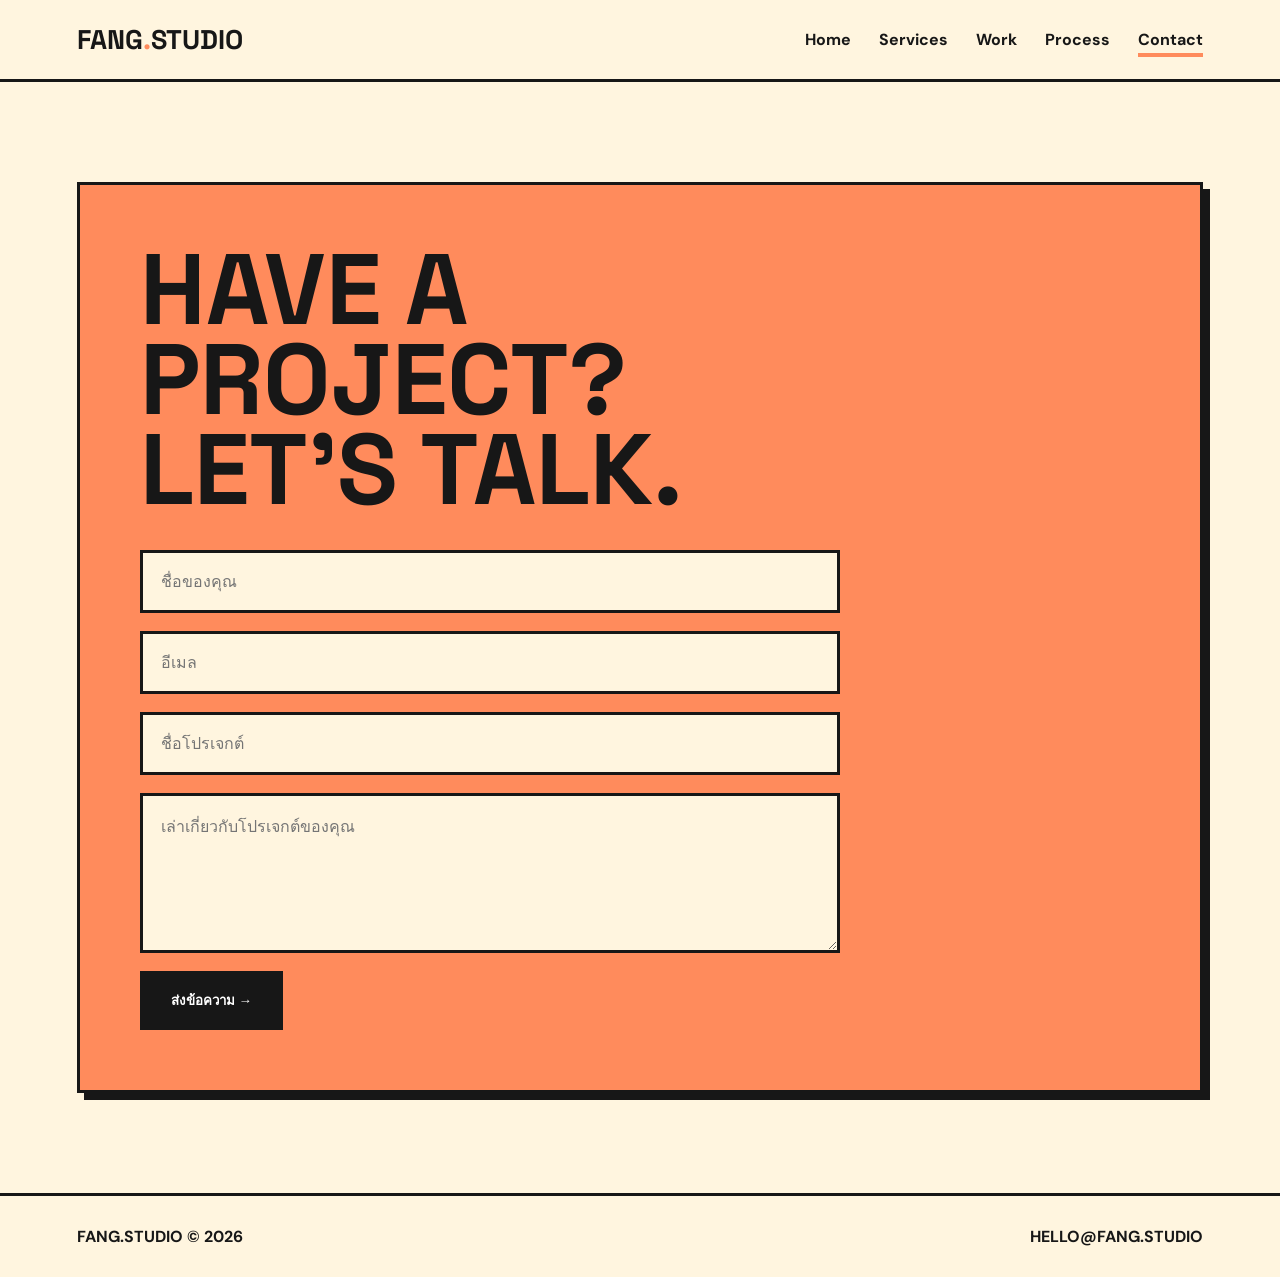
<file: contact.html>
<!DOCTYPE html>
<html lang="th">
<head>
  <meta charset="UTF-8">
  <meta name="viewport" content="width=device-width, initial-scale=1.0">
  <title>Contact — Fang Studio</title>
  <link rel="stylesheet" href="style.css">
</head>

<body>

<nav class="navbar">
  <a href="index.html" class="logo">FANG<span>.</span>STUDIO</a>

  <ul class="nav-links">
    <li><a href="index.html">Home</a></li>
    <li><a href="services.html">Services</a></li>
    <li><a href="work.html">Work</a></li>
    <li><a href="process.html">Process</a></li>
    <li><a href="contact.html" class="active">Contact</a></li>
  </ul>
</nav>

<section class="section">

  <div class="contact-box fade-up">

    <h1>
      HAVE A<br>
      PROJECT?<br>
      LET'S TALK.
    </h1>

    <form class="contact-form">

      <input type="text" placeholder="ชื่อของคุณ" required>

      <input type="email" placeholder="อีเมล" required>

      <input type="text" placeholder="ชื่อโปรเจกต์">

      <textarea placeholder="เล่าเกี่ยวกับโปรเจกต์ของคุณ"></textarea>

      <button type="submit" class="btn">
        ส่งข้อความ →
      </button>

    </form>

  </div>

</section>

<footer>
  <div>FANG.STUDIO © <span id="year"></span></div>
  <div>HELLO@FANG.STUDIO</div>
</footer>

<script src="script.js"></script>
</body>
</html>
</file>
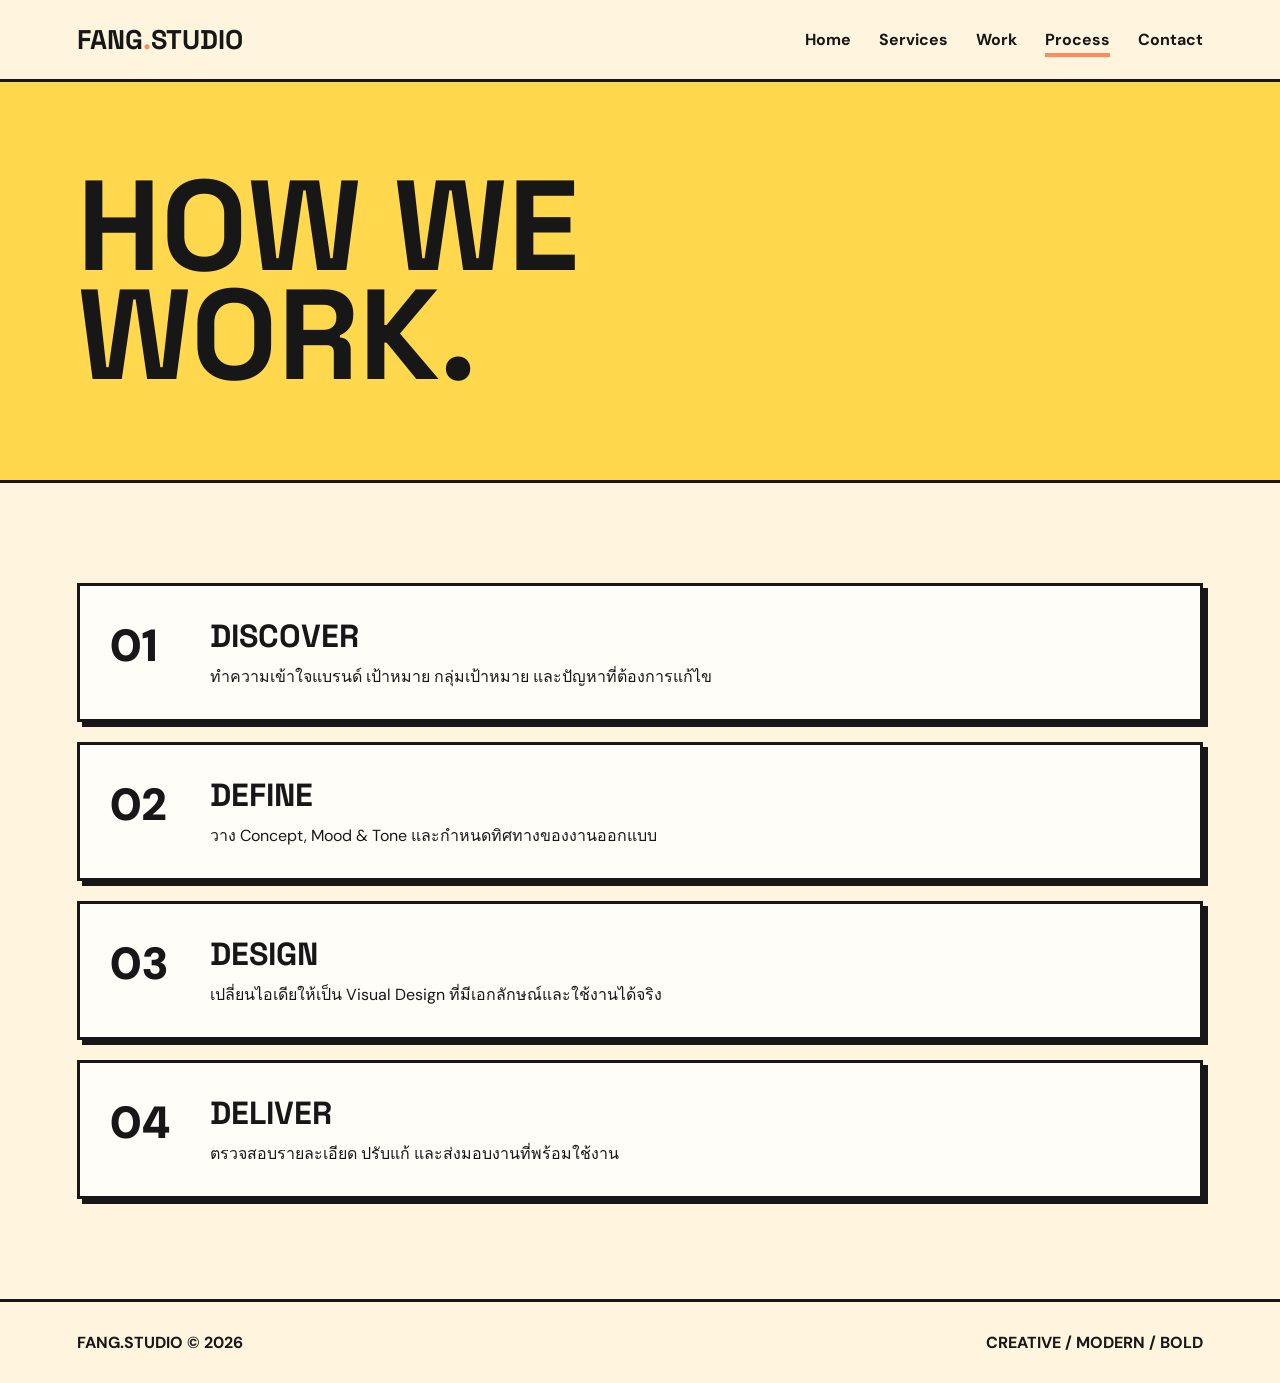
<file: process.html>
<!DOCTYPE html>
<html lang="th">
<head>
  <meta charset="UTF-8">
  <meta name="viewport" content="width=device-width, initial-scale=1.0">
  <title>Process — Fang Studio</title>
  <link rel="stylesheet" href="style.css">
</head>

<body>

<nav class="navbar">
  <a href="index.html" class="logo">FANG<span>.</span>STUDIO</a>

  <ul class="nav-links">
    <li><a href="index.html">Home</a></li>
    <li><a href="services.html">Services</a></li>
    <li><a href="work.html">Work</a></li>
    <li><a href="process.html" class="active">Process</a></li>
    <li><a href="contact.html">Contact</a></li>
  </ul>
</nav>

<section class="page-hero">
  <h1>HOW WE<br>WORK.</h1>
</section>

<section class="section">

  <div class="process">

    <div class="process-item fade-up">
      <div class="process-number">01</div>
      <div>
        <h3>DISCOVER</h3>
        <p>ทำความเข้าใจแบรนด์ เป้าหมาย กลุ่มเป้าหมาย และปัญหาที่ต้องการแก้ไข</p>
      </div>
    </div>

    <div class="process-item fade-up">
      <div class="process-number">02</div>
      <div>
        <h3>DEFINE</h3>
        <p>วาง Concept, Mood & Tone และกำหนดทิศทางของงานออกแบบ</p>
      </div>
    </div>

    <div class="process-item fade-up">
      <div class="process-number">03</div>
      <div>
        <h3>DESIGN</h3>
        <p>เปลี่ยนไอเดียให้เป็น Visual Design ที่มีเอกลักษณ์และใช้งานได้จริง</p>
      </div>
    </div>

    <div class="process-item fade-up">
      <div class="process-number">04</div>
      <div>
        <h3>DELIVER</h3>
        <p>ตรวจสอบรายละเอียด ปรับแก้ และส่งมอบงานที่พร้อมใช้งาน</p>
      </div>
    </div>

  </div>

</section>

<footer>
  <div>FANG.STUDIO © <span id="year"></span></div>
  <div>CREATIVE / MODERN / BOLD</div>
</footer>

<script src="script.js"></script>
</body>
</html>
</file>
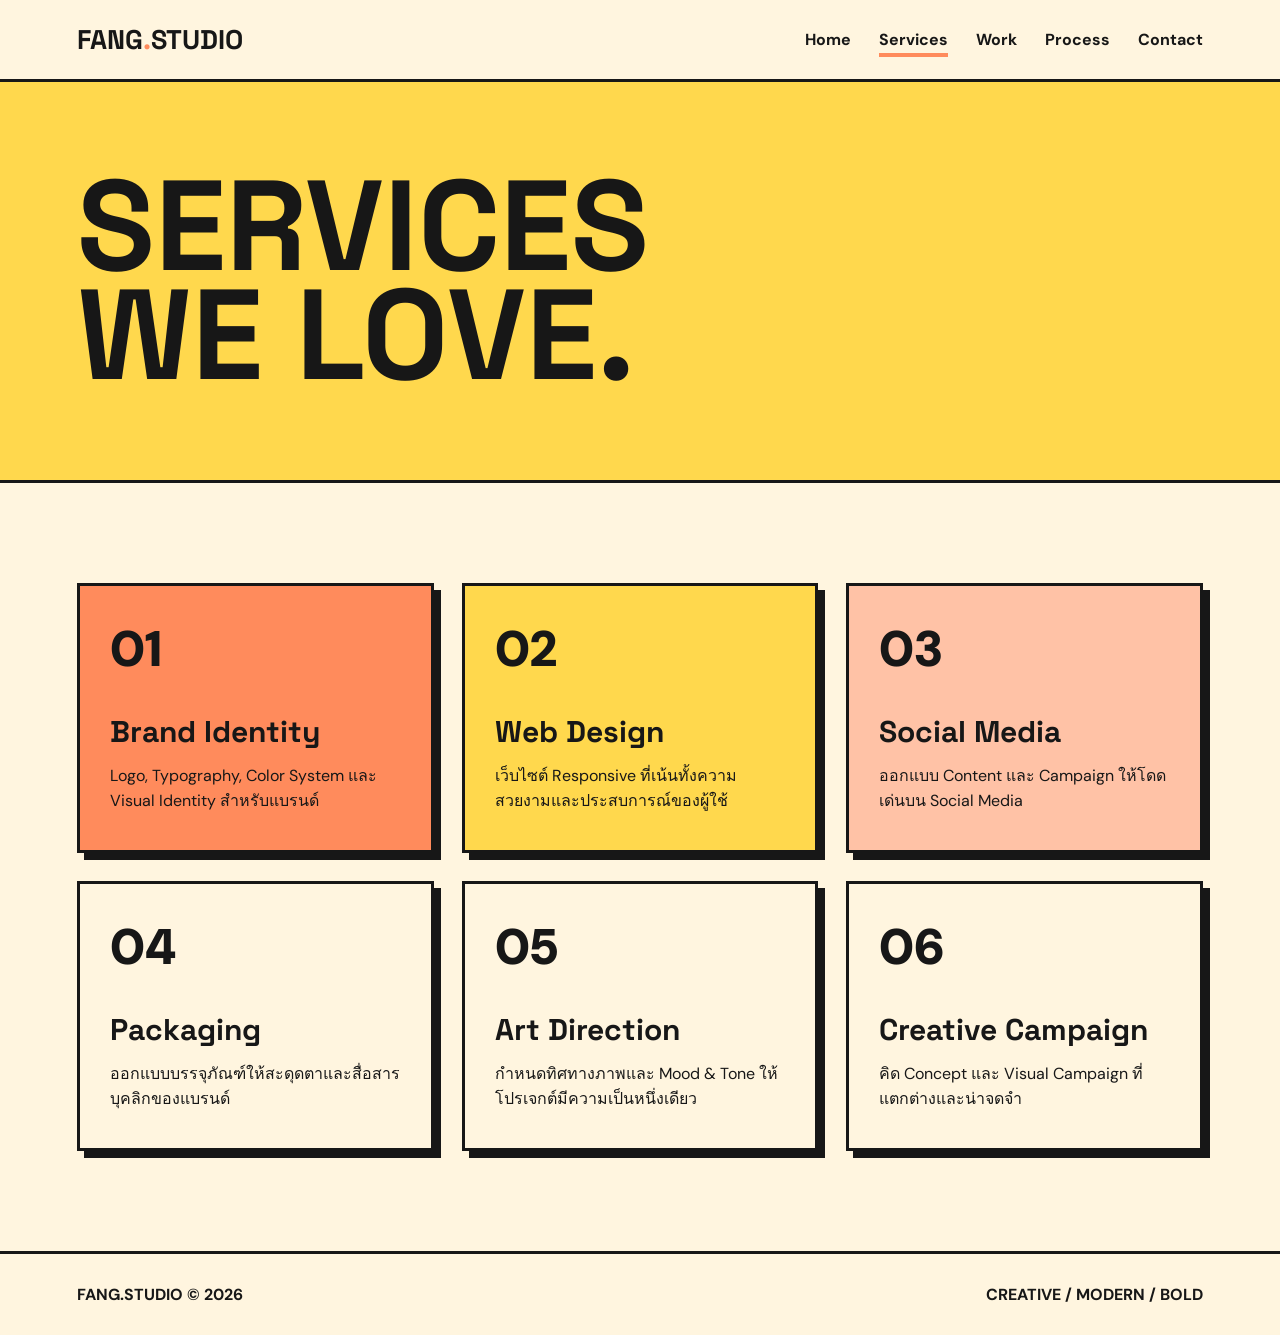
<file: services.html>
<!DOCTYPE html>
<html lang="th">
<head>
  <meta charset="UTF-8">
  <meta name="viewport" content="width=device-width, initial-scale=1.0">
  <title>Services — Fang Studio</title>
  <link rel="stylesheet" href="style.css">
</head>

<body>

<nav class="navbar">
  <a href="index.html" class="logo">FANG<span>.</span>STUDIO</a>

  <ul class="nav-links">
    <li><a href="index.html">Home</a></li>
    <li><a href="services.html" class="active">Services</a></li>
    <li><a href="work.html">Work</a></li>
    <li><a href="process.html">Process</a></li>
    <li><a href="contact.html">Contact</a></li>
  </ul>
</nav>

<section class="page-hero">
  <h1>SERVICES<br>WE LOVE.</h1>
</section>

<section class="section">
  <div class="grid">

    <div class="card fade-up">
      <div class="card-number">01</div>
      <h3>Brand Identity</h3>
      <p>Logo, Typography, Color System และ Visual Identity สำหรับแบรนด์</p>
    </div>

    <div class="card fade-up">
      <div class="card-number">02</div>
      <h3>Web Design</h3>
      <p>เว็บไซต์ Responsive ที่เน้นทั้งความสวยงามและประสบการณ์ของผู้ใช้</p>
    </div>

    <div class="card fade-up">
      <div class="card-number">03</div>
      <h3>Social Media</h3>
      <p>ออกแบบ Content และ Campaign ให้โดดเด่นบน Social Media</p>
    </div>

    <div class="card fade-up">
      <div class="card-number">04</div>
      <h3>Packaging</h3>
      <p>ออกแบบบรรจุภัณฑ์ให้สะดุดตาและสื่อสารบุคลิกของแบรนด์</p>
    </div>

    <div class="card fade-up">
      <div class="card-number">05</div>
      <h3>Art Direction</h3>
      <p>กำหนดทิศทางภาพและ Mood & Tone ให้โปรเจกต์มีความเป็นหนึ่งเดียว</p>
    </div>

    <div class="card fade-up">
      <div class="card-number">06</div>
      <h3>Creative Campaign</h3>
      <p>คิด Concept และ Visual Campaign ที่แตกต่างและน่าจดจำ</p>
    </div>

  </div>
</section>

<footer>
  <div>FANG.STUDIO © <span id="year"></span></div>
  <div>CREATIVE / MODERN / BOLD</div>
</footer>

<script src="script.js"></script>
</body>
</html>
</file>
<file: style.css>
@import url('https://fonts.googleapis.com/css2?family=DM+Sans:wght@400;500;700;900&family=Space+Grotesk:wght@400;500;700&display=swap');

:root {
  --orange: #ff8b5c;
  --peach: #ffc2a6;
  --yellow: #ffd84d;
  --cream: #fff5df;
  --black: #171717;
  --white: #fffdf8;
  --border: 3px solid var(--black);
  --shadow: 7px 7px 0 var(--black);
}

* {
  margin: 0;
  padding: 0;
  box-sizing: border-box;
}

html {
  scroll-behavior: smooth;
}

body {
  font-family: "DM Sans", sans-serif;
  background: var(--cream);
  color: var(--black);
  overflow-x: hidden;
}

h1, h2, h3, .logo {
  font-family: "Space Grotesk", sans-serif;
  font-weight: 900;
}

a {
  color: inherit;
  text-decoration: none;
}

img {
  width: 100%;
  display: block;
}

/* NAVIGATION */
.navbar {
  width: 100%;
  padding: 22px 6%;
  display: flex;
  justify-content: space-between;
  align-items: center;
  border-bottom: var(--border);
  background: var(--cream);
  position: sticky;
  top: 0;
  z-index: 100;
}

.logo {
  font-size: 27px;
}

.logo span {
  color: var(--orange);
}

.nav-links {
  display: flex;
  gap: 28px;
  list-style: none;
  font-weight: 700;
}

.nav-links a {
  position: relative;
}

.nav-links a::after {
  content: "";
  position: absolute;
  width: 0;
  height: 4px;
  background: var(--orange);
  left: 0;
  bottom: -7px;
  transition: .3s;
}

.nav-links a:hover::after,
.nav-links a.active::after {
  width: 100%;
}

/* HERO */
.hero {
  min-height: 88vh;
  padding: 70px 6%;
  display: grid;
  grid-template-columns: 1.1fr .9fr;
  align-items: center;
  gap: 50px;
  position: relative;
  overflow: hidden;
}

.hero h1 {
  font-size: clamp(60px, 9vw, 125px);
  line-height: .85;
  letter-spacing: -6px;
}

.hero h1 span {
  color: var(--orange);
}

.hero p {
  max-width: 600px;
  margin: 30px 0;
  font-size: 20px;
  line-height: 1.6;
}

.btn {
  display: inline-block;
  padding: 16px 28px;
  background: var(--black);
  color: white;
  border: var(--border);
  font-weight: 900;
  box-shadow: 6px 6px 0 var(--orange);
  transition: .25s;
}

.btn:hover {
  transform: translate(4px, 4px);
  box-shadow: 2px 2px 0 var(--orange);
}

/* ABSTRACT SHAPES */
.shape {
  position: absolute;
  z-index: -1;
  border: var(--border);
}

.shape-one {
  width: 180px;
  height: 180px;
  background: var(--yellow);
  border-radius: 50%;
  right: 5%;
  top: 10%;
  animation: float 4s ease-in-out infinite;
}

.shape-two {
  width: 120px;
  height: 120px;
  background: var(--peach);
  transform: rotate(25deg);
  right: 30%;
  bottom: 8%;
}

@keyframes float {
  0%,100% { transform: translateY(0); }
  50% { transform: translateY(-18px); }
}

/* HERO IMAGE / COLLAGE */
.hero-visual {
  position: relative;
}

.hero-image {
  height: 520px;
  object-fit: cover;
  border: var(--border);
  box-shadow: var(--shadow);
  transform: rotate(3deg);
}

.sticker {
  position: absolute;
  background: var(--yellow);
  border: var(--border);
  padding: 18px;
  font-weight: 900;
  transform: rotate(-10deg);
  left: -30px;
  bottom: 30px;
  box-shadow: 5px 5px 0 var(--black);
}

/* SECTION */
.section {
  padding: 100px 6%;
}

.section-header {
  display: flex;
  justify-content: space-between;
  align-items: end;
  margin-bottom: 50px;
}

.section-title {
  font-size: clamp(45px, 7vw, 85px);
  line-height: .9;
}

/* CARDS */
.grid {
  display: grid;
  grid-template-columns: repeat(3, 1fr);
  gap: 28px;
}

.card {
  border: var(--border);
  padding: 30px;
  min-height: 270px;
  box-shadow: var(--shadow);
  transition: .3s;
}

.card:hover {
  transform: translateY(-10px) rotate(-1deg);
}

.card:nth-child(1) {
  background: var(--orange);
}

.card:nth-child(2) {
  background: var(--yellow);
}

.card:nth-child(3) {
  background: var(--peach);
}

.card-number {
  font-size: 50px;
  font-weight: 900;
}

.card h3 {
  font-size: 30px;
  margin: 30px 0 12px;
}

.card p {
  line-height: 1.6;
}

/* WORK */
.work-grid {
  display: grid;
  grid-template-columns: repeat(2, 1fr);
  gap: 35px;
}

.work-item {
  border: var(--border);
  overflow: hidden;
  box-shadow: var(--shadow);
  background: var(--white);
  transition: .3s;
}

.work-item:hover {
  transform: translateY(-8px);
}

.work-item img {
  height: 380px;
  object-fit: cover;
}

.work-info {
  padding: 22px;
}

.work-info h3 {
  font-size: 30px;
}

/* PROCESS */
.process {
  display: grid;
  gap: 20px;
}

.process-item {
  display: grid;
  grid-template-columns: 100px 1fr;
  border: var(--border);
  padding: 30px;
  background: var(--white);
  box-shadow: 5px 5px 0 var(--black);
  transition: .3s;
}

.process-item:hover {
  background: var(--yellow);
  transform: translateX(10px);
}

.process-number {
  font-size: 45px;
  font-weight: 900;
}

.process-item h3 {
  font-size: 32px;
  margin-bottom: 8px;
}

/* CONTACT */
.contact-box {
  background: var(--orange);
  border: var(--border);
  padding: 60px;
  box-shadow: var(--shadow);
}

.contact-box h1 {
  font-size: clamp(50px, 8vw, 100px);
  line-height: .9;
  margin-bottom: 35px;
}

.contact-form {
  display: grid;
  gap: 18px;
  max-width: 700px;
}

.contact-form input,
.contact-form textarea {
  width: 100%;
  padding: 18px;
  border: var(--border);
  background: var(--cream);
  font-family: inherit;
  font-size: 16px;
  outline: none;
}

.contact-form textarea {
  min-height: 160px;
  resize: vertical;
}

.contact-form button {
  width: fit-content;
  cursor: pointer;
}

/* FOOTER */
footer {
  border-top: var(--border);
  padding: 30px 6%;
  display: flex;
  justify-content: space-between;
  font-weight: 700;
}

/* PAGE HERO */
.page-hero {
  padding: 90px 6%;
  background: var(--yellow);
  border-bottom: var(--border);
}

.page-hero h1 {
  font-size: clamp(65px, 10vw, 130px);
  line-height: .85;
}

/* ANIMATION */
.fade-up {
  animation: fadeUp .8s ease both;
}

@keyframes fadeUp {
  from {
    opacity: 0;
    transform: translateY(30px);
  }
  to {
    opacity: 1;
    transform: translateY(0);
  }
}

/* RESPONSIVE */
@media (max-width: 850px) {
  .nav-links {
    gap: 12px;
    font-size: 14px;
  }

  .hero {
    grid-template-columns: 1fr;
    padding-top: 50px;
  }

  .hero h1 {
    font-size: 70px;
  }

  .grid,
  .work-grid {
    grid-template-columns: 1fr;
  }

  .hero-image {
    height: 400px;
  }

  .section {
    padding: 70px 6%;
  }

  .contact-box {
    padding: 35px 25px;
  }
}

@media (max-width: 600px) {
  .navbar {
    padding: 18px 5%;
  }

  .logo {
    font-size: 22px;
  }

  .nav-links {
    gap: 8px;
    font-size: 11px;
  }

  .hero h1 {
    font-size: 58px;
    letter-spacing: -3px;
  }

  .hero p {
    font-size: 17px;
  }

  .page-hero h1 {
    font-size: 65px;
  }

  .process-item {
    grid-template-columns: 60px 1fr;
    padding: 20px;
  }
}
</file>
